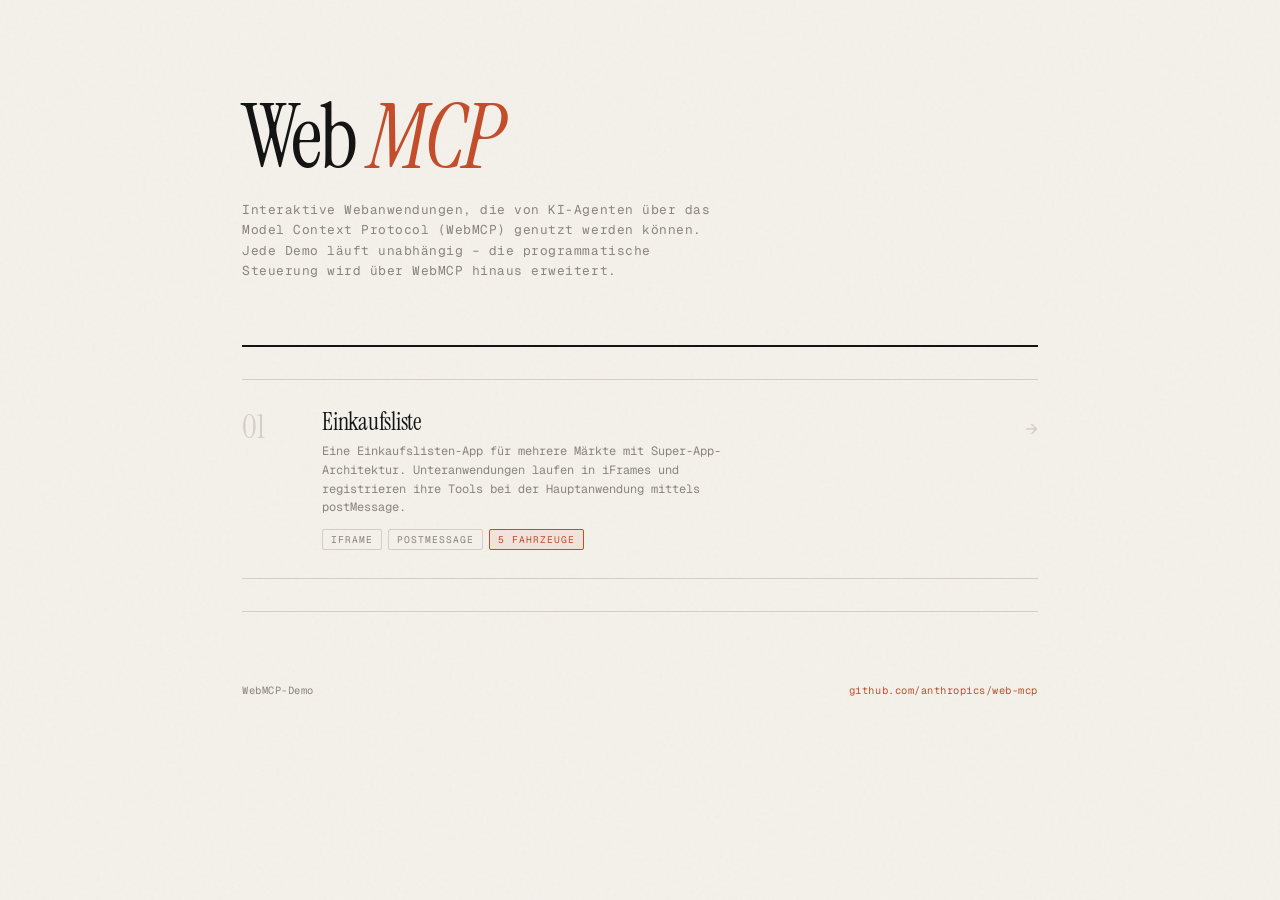
<file: index.html>
<!DOCTYPE html>
<html lang="en">

<head>
    <meta charset="UTF-8">
    <meta name="viewport" content="width=device-width, initial-scale=1.0">
    <title>WebMCP Demolar</title>
    <link href="https://fonts.googleapis.com/css2?family=Instrument+Serif:ital@0;1&family=Geist+Mono:wght@300;400;500&display=swap" rel="stylesheet">
    <link href="https://cdnjs.cloudflare.com/ajax/libs/font-awesome/6.0.0/css/all.min.css" rel="stylesheet">
    <link rel="icon" href="data:,">
    <style>
        :root {
            --ink: #111;
            --paper: #f4f1eb;
            --paper-warm: #ebe7df;
            --rule: #d4cfc6;
            --muted: #8a847a;
            --accent: #c44b28;
            --accent-glow: rgba(196, 75, 40, 0.08);
        }

        * { margin: 0; padding: 0; box-sizing: border-box; }

        body {
            background: var(--paper);
            color: var(--ink);
            font-family: 'Geist Mono', monospace;
            min-height: 100vh;
            overflow-x: hidden;
        }

        /* ---- Grain overlay ---- */
        body::before {
            content: '';
            position: fixed;
            inset: 0;
            background-image: url("data:image/svg+xml,%3Csvg viewBox='0 0 256 256' xmlns='http://www.w3.org/2000/svg'%3E%3Cfilter id='n'%3E%3CfeTurbulence type='fractalNoise' baseFrequency='0.9' numOctaves='4' stitchTiles='stitch'/%3E%3C/filter%3E%3Crect width='100%25' height='100%25' filter='url(%23n)' opacity='0.04'/%3E%3C/svg%3E");
            pointer-events: none;
            z-index: 100;
        }

        /* ---- Layout ---- */
        .page {
            max-width: 860px;
            margin: 0 auto;
            padding: 6rem 2rem 4rem;
        }

        /* ---- Header ---- */
        .masthead {
            margin-bottom: 4rem;
        }

        .masthead h1 {
            font-family: 'Instrument Serif', serif;
            font-size: clamp(3rem, 8vw, 5.5rem);
            font-weight: 400;
            line-height: 0.95;
            letter-spacing: -0.03em;
            color: var(--ink);
        }

        .masthead h1 em {
            font-style: italic;
            color: var(--accent);
        }

        .masthead .tagline {
            margin-top: 1.25rem;
            font-size: 0.8rem;
            color: var(--muted);
            letter-spacing: 0.04em;
            line-height: 1.6;
            max-width: 480px;
        }

        .rule {
            width: 100%;
            height: 1px;
            background: var(--rule);
            margin: 2rem 0;
        }

        .rule.thick {
            height: 2px;
            background: var(--ink);
        }

        /* ---- Demo Cards ---- */
        .demos {
            display: flex;
            flex-direction: column;
            gap: 0;
        }

        .demo-card {
            display: grid;
            grid-template-columns: 56px 1fr auto;
            align-items: start;
            gap: 1.5rem;
            padding: 1.75rem 0;
            border-bottom: 1px solid var(--rule);
            text-decoration: none;
            color: inherit;
            transition: all 0.3s ease;
            position: relative;
        }

        .demo-card:first-child {
            border-top: 1px solid var(--rule);
        }

        .demo-card::after {
            content: '';
            position: absolute;
            inset: 0 -2rem;
            background: var(--accent-glow);
            border-radius: 4px;
            opacity: 0;
            transition: opacity 0.3s;
            z-index: -1;
        }

        .demo-card:hover::after {
            opacity: 1;
        }

        .demo-card:hover .card-arrow {
            transform: translateX(4px);
            color: var(--accent);
        }

        .demo-card:hover .card-number {
            color: var(--accent);
        }

        .card-number {
            font-family: 'Instrument Serif', serif;
            font-size: 2rem;
            line-height: 1;
            color: var(--rule);
            transition: color 0.3s;
            padding-top: 0.15rem;
        }

        .card-body {
            display: flex;
            flex-direction: column;
            gap: 0.4rem;
        }

        .card-title {
            font-family: 'Instrument Serif', serif;
            font-size: 1.5rem;
            font-weight: 400;
            line-height: 1.15;
            letter-spacing: -0.01em;
        }

        .card-desc {
            font-size: 0.75rem;
            color: var(--muted);
            line-height: 1.55;
            max-width: 420px;
        }

        .card-tags {
            display: flex;
            gap: 0.4rem;
            margin-top: 0.35rem;
            flex-wrap: wrap;
        }

        .tag {
            font-size: 0.6rem;
            text-transform: uppercase;
            letter-spacing: 0.1em;
            padding: 0.2rem 0.5rem;
            border: 1px solid var(--rule);
            border-radius: 2px;
            color: var(--muted);
        }

        .tag.highlight {
            border-color: var(--accent);
            color: var(--accent);
            background: var(--accent-glow);
        }

        .card-arrow {
            font-size: 1.2rem;
            color: var(--rule);
            padding-top: 0.5rem;
            transition: all 0.3s;
        }

        /* ---- Footer ---- */
        .footer {
            margin-top: 3rem;
            padding-top: 1.5rem;
            display: flex;
            justify-content: space-between;
            align-items: center;
            font-size: 0.65rem;
            color: var(--muted);
            letter-spacing: 0.05em;
        }

        .footer a {
            color: var(--accent);
            text-decoration: none;
        }

        .footer a:hover {
            text-decoration: underline;
        }

        /* ---- Staggered entrance ---- */
        @keyframes rise {
            from { opacity: 0; transform: translateY(20px); }
            to { opacity: 1; transform: translateY(0); }
        }

        .masthead h1   { animation: rise 0.6s ease both; }
        .masthead .tagline { animation: rise 0.6s ease 0.1s both; }
        .demo-card:nth-child(1) { animation: rise 0.5s ease 0.15s both; }
        .demo-card:nth-child(2) { animation: rise 0.5s ease 0.22s both; }
        .demo-card:nth-child(3) { animation: rise 0.5s ease 0.29s both; }
        .demo-card:nth-child(4) { animation: rise 0.5s ease 0.36s both; }
        .footer { animation: rise 0.4s ease 0.5s both; }

        /* ---- Mobile ---- */
        @media (max-width: 600px) {
            .page { padding: 3rem 1.25rem 2rem; }
            .demo-card { grid-template-columns: 36px 1fr auto; gap: 1rem; }
            .card-number { font-size: 1.5rem; }
            .card-title { font-size: 1.2rem; }
            .card-arrow { display: none; }
        }
    </style>
</head>

<body>
    <div class="page">
        <header class="masthead">
            <h1>Web<em> MCP</em><br></h1>
            <p class="tagline">Interaktive Webanwendungen, die von KI-Agenten über das Model Context Protocol (WebMCP) genutzt werden können. Jede Demo läuft unabhängig – die programmatische Steuerung wird über WebMCP hinaus erweitert.</p>
        </header>

        <div class="rule thick"></div>

        <nav class="demos">
            

            <a href="einkauf.html" class="demo-card">
                <span class="card-number">01</span>
                <div class="card-body">
                    <div class="card-title">Einkaufsliste</div>
                    <div class="card-desc">Eine Einkaufslisten-App für mehrere Märkte mit Super-App-Architektur. Unteranwendungen laufen in iFrames und registrieren ihre Tools bei der Hauptanwendung mittels postMessage.</div>
                    <div class="card-tags">
                        <span class="tag">iframe</span>
                        <span class="tag">postMessage</span>
                        <span class="tag highlight">5 Fahrzeuge</span>
                    </div>
                </div>
                <span class="card-arrow">&rarr;</span>
            </a>

        </nav>

        <div class="rule"></div>

        <footer class="footer">
            <span>WebMCP-Demo </span>
            <a href="https://anthropic.com" target="_blank">github.com/anthropics/web-mcp</a>
        </footer>
    </div>
</body>

</html>
</file>
